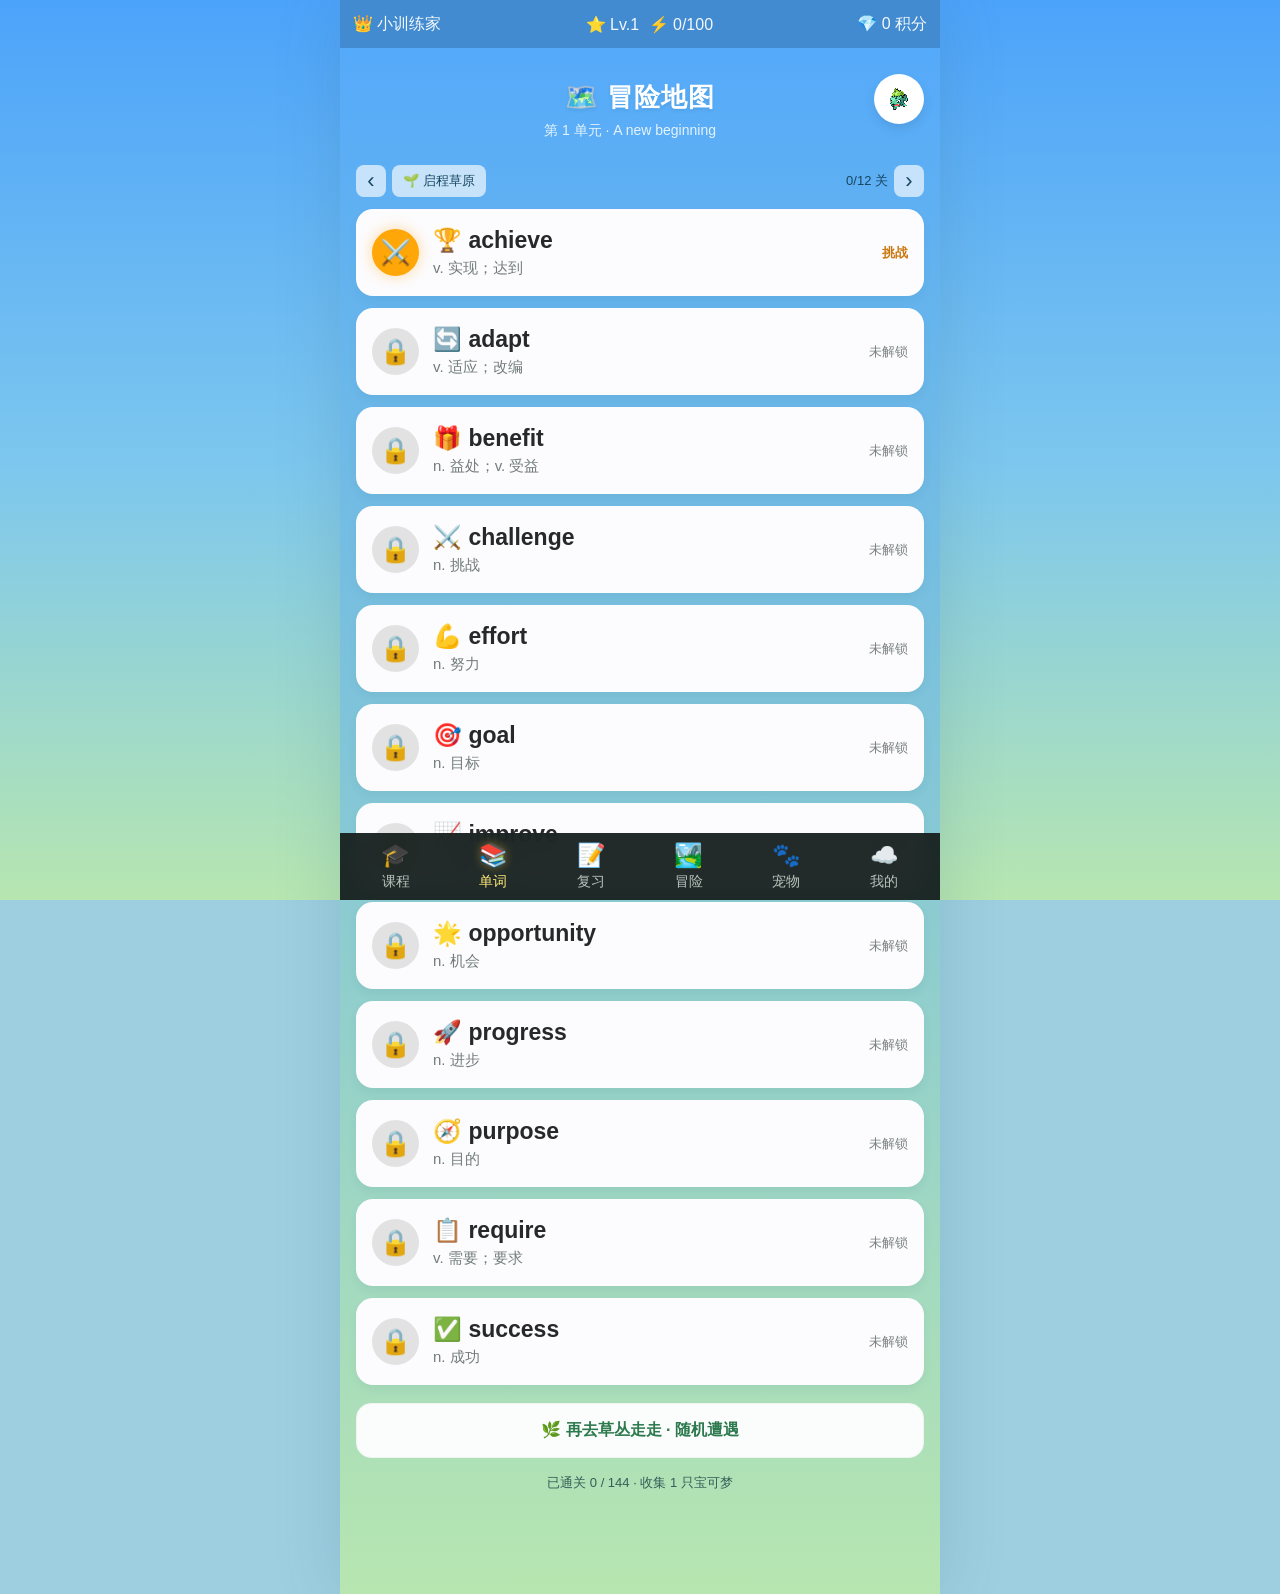
<file: index.html>
<!doctype html><html lang="zh-CN"><head>
<meta charset="utf-8"><meta name="viewport" content="width=device-width,initial-scale=1,viewport-fit=cover"><meta name="theme-color" content="#458ed2"><meta name="description" content="四级单词冒险：拼词闯关、随机遭遇、收集宝可梦。手机浏览器即可使用。"><title>单词冒险 · 四级训练家</title>
<link rel="icon" type="image/svg+xml" href="data:image/svg+xml,%3Csvg xmlns='http://www.w3.org/2000/svg' viewBox='0 0 32 32'%3E%3Ccircle cx='16' cy='16' r='14' fill='%23fff' stroke='%23333' stroke-width='2'/%3E%3Cpath d='M2 16a14 14 0 0 1 28 0z' fill='%23ef6666'/%3E%3Cpath d='M2 16h28' stroke='%23333' stroke-width='3'/%3E%3Ccircle cx='16' cy='16' r='4' fill='white' stroke='%23333' stroke-width='2'/%3E%3C/svg%3E"><link rel="stylesheet" href="style.css"><script defer src="data.js"></script><script defer src="moves.js"></script><script defer src="move-names.js"></script><script defer src="type-chart.js"></script><script defer src="app.js"></script></head>
<body><div class="app">
<header class="statusbar"><button id="profileLink" aria-label="个人档案">👑 <span id="nickname">小训练家</span></button><span>⭐ Lv.<b id="level">1</b> <span class="xp">⚡ <b id="xp">0</b>/100</span></span><button id="topShop" aria-label="打开商店">💎 <b id="gems">0</b><span class="points-label"> 积分</span></button></header>
<main id="main">
<section id="mapView" class="view"><div class="map-heading"><h1>🗺️ 冒险地图</h1><p id="chapterSubtitle"></p><button class="companion-bubble" id="companionLink" aria-label="查看我的伙伴"><img id="companionImage" src="assets/1-front.png" alt="妙蛙种子"></button></div><div class="map-controls"><button id="prevUnit" aria-label="上一单元">‹</button><button id="unitPicker">选择单元</button><span id="chapterProgress"></span><button id="nextUnit" aria-label="下一单元">›</button></div><div id="wordList" class="word-list"></div><button class="wild-button" id="wildStart">🌿 再去草丛走走 · 随机遭遇</button><p class="map-foot" id="totalProgress"></p></section>
<section id="coursesView" class="view" hidden><div class="page-heading"><h1>🎓 四级冒险课程</h1><p>12 个单元 · 144 个词汇关卡</p></div><div id="courseList" class="course-list"></div><p class="map-foot">当前收录精选词汇，非完整四级词库。</p></section>
<section id="reviewView" class="view" hidden><div class="page-heading"><h1>📝 复习营地</h1><p>把上次卡住的词，变成下一次的得分。</p></div><div id="reviewList"></div></section>
<section id="gameView" class="view" hidden><div class="game-top"><button id="backMap">‹ 返回地图</button><span id="battleProgress"></span><button id="voiceButton" aria-label="播放当前单词发音">🔊</button></div>
<section class="spelling-panel"><p class="question-caption" id="questionCaption">根据中文拼出英文</p><h1 id="meaning"></h1><div id="answerArea"></div><div id="answerOptions"></div><div class="answer-tools"><button id="undoAnswer">⌫ 撤销</button><button id="hintAnswer">💡 提示</button><button id="checkAnswer">确认答案</button></div><p class="feedback" id="feedback" role="status">点击字母拼词，完成后自动判定。</p><p class="reward-rule">答对 +5 积分 · +5 经验 · 连续答对 5 次可释放进阶技能</p><div id="movePanel" class="move-panel" hidden><div class="move-panel-head"><strong>选择一招发动攻击</strong><span id="chargeLabel">连对 0 / 5</span></div><div id="moveList" class="move-list"></div><p class="move-hint" id="moveHint">每道正确答案只能选择一招。</p></div><div class="shortcut-row"><button data-action="shop">宝可梦<br>商店</button><button data-action="pets">我的<br>伙伴</button><button data-action="bag">精灵球<br>背包</button><button id="randomEncounter">随机<br>遭遇</button><button data-action="daily">🎁 每日<br>奖励</button></div></section>
<section class="console" aria-label="掌机战斗"><div class="console-top"><span>WORD ADVENTURE</span><button id="battleMenu" aria-label="打开战斗菜单">☰</button></div><div class="battle-stage" id="battleStage"><div class="hp-box enemy-status"><div><b id="enemyName"></b><span id="enemyLevel"></span></div><div class="health"><strong>HP</strong><progress id="enemyHp" max="100" value="100" aria-label="敌方生命值"></progress></div></div><img id="enemySprite" class="enemy-sprite pixel" src="assets/265-front.png" alt="刺尾虫"><img id="playerSprite" class="player-sprite pixel" src="assets/1-back.png" alt="妙蛙种子背面"><div class="hp-box player-status"><div><b id="playerName">妙蛙种子</b><span id="playerLevel">Lv.1</span></div><div class="health"><strong>HP</strong><progress id="playerHp" max="100" value="100" aria-label="己方生命值"></progress></div></div></div><div class="battle-dialog" id="battleMessage" aria-live="polite">野生的刺尾虫出现了！</div><div class="battle-actions"><button id="catchButton">◉ 捕捉</button><button id="nextQuestion">继续 ▶</button></div><div class="handheld"><div class="shoulders"><button data-pad="hint">L</button><button data-pad="voice">R</button></div><div class="pad"><button class="pad-up" data-pad="up" aria-label="上">▲</button><button class="pad-left" data-pad="left" aria-label="左">◀</button><button class="pad-right" data-pad="right" aria-label="右">▶</button><button class="pad-down" data-pad="down" aria-label="下">▼</button></div><div class="ab-buttons"><button data-pad="a">A</button><button data-pad="b">B</button></div><div class="console-small"><button data-pad="select">SELECT</button><button data-pad="start">START</button></div></div><p class="console-help">方向键选字 · A 确认 · B 撤销 · L 提示 · R 发音</p></section></section>
<section id="petsView" class="view" hidden><div class="page-heading"><h1>📖 宝可梦图鉴</h1><p id="collectionCount"></p></div><div class="dex-tabs" role="tablist" aria-label="图鉴筛选"><button data-dex="all" aria-selected="true">全部</button><button data-dex="owned" aria-selected="false">已拥有</button><button data-dex="locked" aria-selected="false">未解锁</button></div><div id="petList" class="pet-grid"></div></section>
<section id="profileView" class="view" hidden><div class="page-heading"><h1>☁️ 我的档案</h1><p>每一点进步，都有迹可循。</p></div><div class="paper"><label for="nameInput">训练家昵称</label><input id="nameInput" maxlength="12" autocomplete="nickname"><button id="saveName" class="green">保存昵称</button><div id="profileStats" class="profile-stats"></div><button id="exportSave">导出存档</button><label class="import-label">导入存档<input id="importSave" type="file" accept="application/json,.json"></label><p class="muted">免登录使用。进度保存在当前浏览器；换手机时可导出、导入存档。不支持云同步或联机对战。</p><button id="creditsButton">素材来源与说明</button></div></section>
</main><nav class="bottom-nav" aria-label="主导航"><button data-view="courses"><span>🎓</span>课程</button><button data-view="map" class="active"><span>📚</span>单词</button><button data-view="review"><span>📝</span>复习</button><button data-view="game"><span>🏞️</span>冒险</button><button data-view="pets"><span>🐾</span>宠物</button><button data-view="profile"><span>☁️</span>我的</button></nav></div>
<dialog id="shopDialog" class="shop-dialog"><div class="dialog-head"><h2>宝可梦商店 · 💎 <span id="shopBalance">0</span></h2><button data-close aria-label="关闭商店">×</button></div><div class="shop-body"><div class="shop-tabs" role="tablist" aria-label="商店分类"><button role="tab" aria-selected="true" data-category="legend">神兽</button><button role="tab" aria-selected="false" data-category="rare">稀有</button><button role="tab" aria-selected="false" data-category="normal">普通</button><button role="tab" aria-selected="false" data-category="balls">精灵球</button></div><div id="shopGrid" class="shop-grid"></div><p class="shop-note">积分仅通过学习获得，不涉及现金充值。</p></div></dialog>
<dialog id="infoDialog"><div class="dialog-head"><h2 id="infoTitle"></h2><button data-close aria-label="关闭">×</button></div><div id="infoContent" class="info-content"></div></dialog><div id="toast" class="toast" role="status" hidden></div></body></html>
</file>
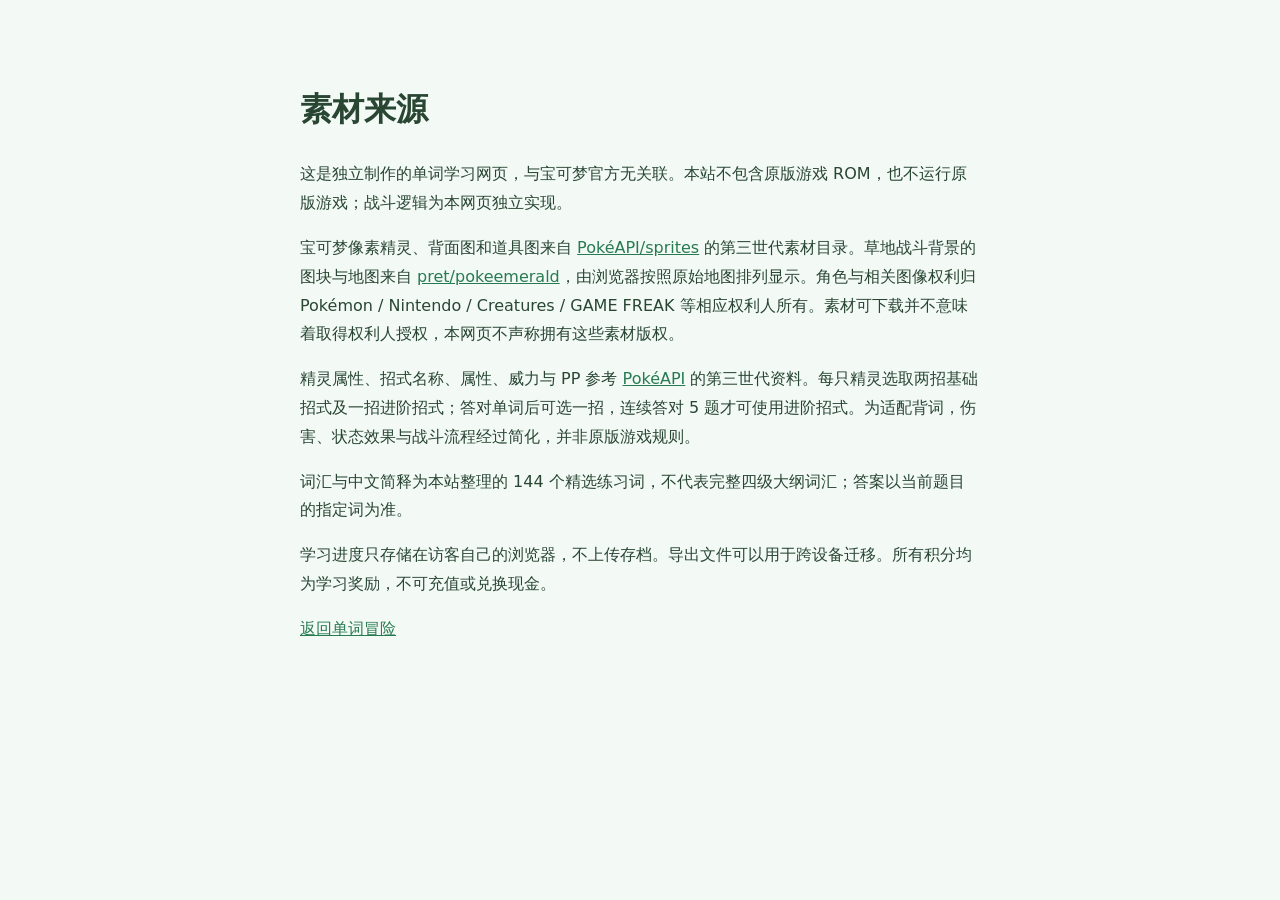
<file: credits.html>
<!doctype html>
<html lang="zh-CN">
<head>
<meta charset="utf-8">
<meta name="viewport" content="width=device-width,initial-scale=1">
<title>素材来源 · 单词冒险</title>
<style>body{font:16px/1.8 system-ui,sans-serif;max-width:680px;margin:40px auto;padding:20px;color:#294633;background:#f3faf6}a{color:#287b51}</style>
</head>
<body>
<h1>素材来源</h1>
<p>这是独立制作的单词学习网页，与宝可梦官方无关联。本站不包含原版游戏 ROM，也不运行原版游戏；战斗逻辑为本网页独立实现。</p>
<p>宝可梦像素精灵、背面图和道具图来自 <a href="https://github.com/PokeAPI/sprites">PokéAPI/sprites</a> 的第三世代素材目录。草地战斗背景的图块与地图来自 <a href="https://github.com/pret/pokeemerald/tree/master/graphics/battle_environment/tall_grass">pret/pokeemerald</a>，由浏览器按照原始地图排列显示。角色与相关图像权利归 Pokémon / Nintendo / Creatures / GAME FREAK 等相应权利人所有。素材可下载并不意味着取得权利人授权，本网页不声称拥有这些素材版权。</p>
<p>精灵属性、招式名称、属性、威力与 PP 参考 <a href="https://pokeapi.co/docs/v2">PokéAPI</a> 的第三世代资料。每只精灵选取两招基础招式及一招进阶招式；答对单词后可选一招，连续答对 5 题才可使用进阶招式。为适配背词，伤害、状态效果与战斗流程经过简化，并非原版游戏规则。</p>
<p>词汇与中文简释为本站整理的 144 个精选练习词，不代表完整四级大纲词汇；答案以当前题目的指定词为准。</p>
<p>学习进度只存储在访客自己的浏览器，不上传存档。导出文件可以用于跨设备迁移。所有积分均为学习奖励，不可充值或兑换现金。</p>
<p><a href="/">返回单词冒险</a></p>
</body>
</html>
</file>
<file: style.css>
:root{font-family:-apple-system,BlinkMacSystemFont,"Segoe UI","Microsoft YaHei",sans-serif;color:#293731;font-size:16px;background:#b4dccf;--green:#2d794e;--muted:#64776f}*{box-sizing:border-box}body{margin:0;background:linear-gradient(180deg,#4ca3fa 0,#7dc7ee 52%,#b7e6b0 100%);background-attachment:fixed;min-height:100dvh}button,input{font:inherit}button{cursor:pointer;color:inherit;border:0;touch-action:manipulation}button:disabled{cursor:default}button:focus-visible,a:focus-visible{outline:3px solid #f0ac20;outline-offset:3px}button:active:not(:disabled){transform:translateY(1px)}[hidden]{display:none!important}img{max-width:100%}.pixel,.pet-grid img,.shop-grid img,.companion-bubble img{image-rendering:pixelated}.app{max-width:600px;margin:auto;min-height:100dvh;padding-bottom:calc(86px + env(safe-area-inset-bottom))}.statusbar{min-height:48px;padding:9px 13px;display:flex;justify-content:space-between;align-items:center;gap:6px;background:#428bd0;color:#f2f8fc;font-size:14px;position:sticky;top:0;z-index:5}.statusbar button{padding:4px 0;color:inherit;background:none;max-width:32%;white-space:nowrap;overflow:hidden;text-overflow:ellipsis}.statusbar b{font-weight:500}.statusbar .xp{margin-left:5px}main{padding:0 16px}.map-heading{position:relative;text-align:center;color:white;padding:29px 0 18px}.map-heading h1{margin:0 0 7px;font-size:26px;letter-spacing:1px;text-shadow:0 2px 3px #2874a130}.map-heading p{margin:0;color:#e4f3ff;font-size:14px}.companion-bubble{position:absolute;right:0;top:26px;width:50px;height:50px;border-radius:50%;background:white;box-shadow:0 5px 10px #33689933}.companion-bubble img{width:48px;height:48px;object-fit:contain}.map-controls{display:flex;align-items:center;gap:6px;margin:0 0 12px;font-size:13px;color:#17465e}.map-controls button{background:#ffffffa6;border-radius:8px;min-height:32px;padding:5px 11px}.map-controls button:first-child,.map-controls button:last-child{font-size:22px;width:30px;padding:0}.map-controls span{margin-left:auto}.word-list{display:grid;gap:12px}.word-card{width:100%;min-height:78px;display:flex;align-items:center;gap:14px;padding:12px 16px;border-radius:17px;background:#fcfcff;box-shadow:0 5px 9px #31697415;text-align:left}.word-card .circle{width:47px;height:47px;flex-shrink:0;border-radius:50%;background:#e2e2e2;display:grid;place-items:center;font-size:25px}.word-card.current .circle{background:#ffa609;box-shadow:0 0 16px #ffc96ca6}.word-card.done .circle{background:#daeddf}.word-text{flex:1;min-width:0}.word-text strong{font-size:20px;color:#26282a;display:block;line-height:1.2;overflow-wrap:anywhere}.word-text small{font-size:15px;color:#737d78;display:block;margin-top:4px}.word-status{font-size:13px;color:#7a817d;white-space:nowrap}.word-card.current .word-status{color:#ca7912;font-weight:bold}.word-card.done .word-status{color:#368058}.word-card.locked .word-text{opacity:.75}.wild-button{padding:16px 10px;width:100%;background:#fffffff0;border:1px solid #eff5f0;color:var(--green);border-radius:15px;margin:18px 0 0;font-weight:700}.map-foot{text-align:center;font-size:13px;color:#345e59;line-height:1.7;margin:14px 0}.page-heading{padding:26px 0 20px;text-align:center;color:white}.page-heading h1{font-size:25px;margin:0 0 8px}.page-heading p{font-size:14px;margin:0}.bottom-nav{position:fixed;bottom:0;left:50%;transform:translateX(-50%);width:min(100%,600px);padding:9px 7px calc(9px + env(safe-area-inset-bottom));display:grid;grid-template-columns:repeat(6,1fr);background:#17201ef2;z-index:8;backdrop-filter:blur(12px)}.bottom-nav button{display:flex;flex-direction:column;gap:3px;align-items:center;justify-content:center;color:#b8c3bd;background:none;font-size:14px;min-height:46px;padding:0}.bottom-nav button span{font-size:23px;line-height:1.2}.bottom-nav button.active{color:#ffe979}.bottom-nav button.active span{filter:drop-shadow(0 0 5px #ffc93666)}dialog{width:min(calc(100% - 18px),564px);max-height:calc(100dvh - 36px);padding:0;background:#f9fcfa;color:#28372f;border:1px solid #d5e0db;border-radius:13px;box-shadow:0 20px 60px #10271c55}dialog::backdrop{background:#15241fba}body:has(dialog[open]){overflow:hidden}.dialog-head{display:flex;align-items:center;justify-content:space-between;padding:18px 16px;border-bottom:1px solid #e0e5e1;position:sticky;top:0;background:#f9fcfa;z-index:1;gap:6px}.dialog-head h2{margin:0;font-size:20px;line-height:1.3}.dialog-head button{font-size:30px;line-height:1;background:none;color:#496456;min-width:34px;min-height:34px}.shop-body{padding:13px 10px}.shop-tabs{display:grid;grid-template-columns:repeat(4,1fr);padding:3px;border:1px solid #c0cdc3;border-radius:9px;background:#e7ede8;margin:0 6px 13px}.shop-tabs button{padding:10px 2px;border-radius:7px;background:none;color:#476956;font-weight:700;font-size:15px}.shop-tabs button[aria-selected=true]{background:white;box-shadow:0 2px 5px #213e1922;color:#2b6948}.shop-grid{display:grid;grid-template-columns:repeat(2,minmax(0,1fr));gap:9px}.shop-card{display:grid;grid-template-columns:60px minmax(0,1fr);gap:4px;padding:8px 6px;background:white;border:1px solid #ccd7cf;border-radius:9px;min-height:77px;align-items:center}.shop-card img{width:64px;height:64px;object-fit:contain}.shop-card h3{font-size:16px;margin:0 0 5px;white-space:nowrap}.shop-card button{width:100%;padding:8px 3px;border-radius:6px;background:var(--green);color:white;font-size:14px;font-weight:700;min-height:34px}.shop-card button:disabled{background:#e2ebe5;color:#486956}.shop-note{font-size:12px;color:#6a7a6e;text-align:center;margin:13px 0 2px}.info-content{padding:18px;line-height:1.65}.info-content p{margin-top:0}.info-content button{padding:12px 16px;background:var(--green);color:white;border-radius:8px;margin:4px}.green{background:var(--green)!important;color:white!important;border-radius:8px;padding:12px!important}.course-list{display:grid;gap:12px}.course-card{background:#ffffffed;border-radius:15px;padding:16px;display:flex;align-items:center;text-align:left;gap:12px;width:100%}.course-icon{font-size:32px}.course-card div{flex:1}.course-card strong{font-size:18px}.course-card p{margin:5px 0;font-size:14px;color:#6c8277}.course-card small{font-size:13px;color:#4b825f}.paper{background:#fffffff0;padding:19px;border-radius:17px;margin:0 0 14px}.paper label{display:block;margin-bottom:9px}.paper input:not([type=file]){display:block;width:100%;padding:12px;border:1px solid #c6d9cd;border-radius:8px;margin-bottom:12px}.paper button{padding:11px 13px;background:#e5f0e8;margin:4px 3px 4px 0;border-radius:8px;font-size:15px}.muted{color:var(--muted);font-size:14px;line-height:1.7;margin:13px 0}.profile-stats{display:grid;grid-template-columns:repeat(3,1fr);gap:7px;margin:22px 0}.profile-stats span{text-align:center;color:#748078;font-size:13px}.profile-stats b{display:block;color:#2d6848;font-size:24px;margin-bottom:6px}.import-label{display:inline-block!important;background:#e5f0e8;padding:11px 13px;border-radius:8px;cursor:pointer;margin:0!important;font-size:15px}.import-label input{position:absolute;width:1px;height:1px;opacity:0}.pet-grid{display:grid;grid-template-columns:repeat(3,1fr);gap:10px}.pet-card{display:flex;flex-direction:column;align-items:center;gap:5px;background:#fffffff2;border-radius:12px;padding:10px 5px;border:2px solid transparent}.pet-card.selected{border-color:#ffbc45}.pet-card img{height:80px;width:80px}.pet-card strong{font-size:15px}.pet-card small{font-size:12px;color:#638572}.empty{text-align:center;line-height:1.8;padding:28px 18px;background:#ffffffed;border-radius:16px}.empty span{display:block;font-size:38px}.empty button{margin-top:10px}.game-top{display:flex;justify-content:space-between;align-items:center;padding:13px 0;font-size:14px;color:#164869}.game-top button{background:#ffffffc4;border-radius:8px;padding:8px 10px}.spelling-panel{background:#ecf8ffed;border-radius:15px;padding:18px 14px;box-shadow:0 3px 8px #44888e24}.question-caption{margin:0;color:#517b8c;text-align:center;font-size:14px}.spelling-panel h1{font-size:23px;text-align:center;margin:9px 0 15px}.answer-slots{display:flex;flex-wrap:wrap;justify-content:center;gap:5px;background:#fcfbff;padding:12px 6px;border-radius:14px;min-height:65px}.slot{border:2px dashed #77b7d5;border-radius:7px;width:30px;height:39px;display:grid;place-items:center;color:#217793;font-weight:bold;font-size:21px}.slot.filled{border-style:solid;background:#f0faff}.keyboard{display:flex;justify-content:center;flex-wrap:wrap;gap:8px;margin:18px 0 9px}.letter{width:39px;height:44px;border-radius:10px;background:white;color:#e39318;font-size:21px;font-weight:bold;box-shadow:0 3px 8px #34577326}.letter.used{visibility:hidden}.letter.pad-selected{outline:3px solid #f5b637;outline-offset:2px}.answer-tools{display:flex;gap:5px;justify-content:center;margin:12px 0 0}.answer-tools button{padding:8px 9px;border-radius:7px;color:#316b65;background:#dbeef3;font-size:13px;min-height:34px}.feedback{font-size:14px;line-height:1.5;text-align:center;min-height:21px;color:#366355;margin:12px 0 7px}.feedback.error{color:#b43932}.feedback.success{color:#247a48;font-weight:700}.reward-rule{font-size:13px;font-weight:700;margin:12px 0 14px;color:#394940;text-align:center}.shortcut-row{border-top:1px solid #cddee3;padding-top:13px;display:grid;grid-template-columns:repeat(5,1fr);gap:6px}.shortcut-row button{background:#fcffff;border:1px solid #5e956f;color:#2c6646;border-radius:7px;min-height:59px;font-size:13px;font-weight:bold;line-height:1.45;padding:4px 1px}.choice-options{display:grid;grid-template-columns:1fr 1fr;gap:8px;margin-top:14px}.choice-options button{background:white;color:#31664b;border:1px solid #aacdb7;border-radius:9px;padding:13px 6px;font-size:16px;min-height:45px}.recall-input{width:100%;padding:13px;border:2px solid #8ec4dc;background:white;border-radius:10px;font-size:20px;text-align:center;color:#24637a;letter-spacing:2px}.console{margin-top:13px;overflow:hidden;border-radius:10px;background:#101913;border:1px solid #657568;box-shadow:0 5px 15px #37594c33}.console-top{display:flex;align-items:center;justify-content:space-between;height:52px;padding:10px 14px;color:#7d8c80;font-size:11px;letter-spacing:2px}.console-top button{font-size:28px;color:#8d9d91;background:none;line-height:1}.battle-stage{position:relative;aspect-ratio:1.78;background:linear-gradient(#6be0d5 0 40%,#adeb82 40% 65%,#48b961 65%);overflow:hidden;image-rendering:pixelated;background-size:100% 100%;background-position:center}.enemy-sprite{position:absolute;right:8%;top:17%;height:64%;width:37%;object-fit:contain;filter:drop-shadow(0 3px 0 #3b633731)}.player-sprite{position:absolute;left:3%;bottom:-9%;height:67%;width:42%;object-fit:contain}.hp-box{position:absolute;width:44%;padding:7px 8px 5px;background:#f0f0d3;border:3px solid #3d493c;border-radius:6px 0 6px 0;box-shadow:3px 3px 0 #28382dc9;z-index:1;color:#36412e;font-family:monospace;font-size:12px}.hp-box>div:first-child{display:flex;justify-content:space-between;gap:3px;white-space:nowrap}.enemy-status{left:4%;top:9%}.player-status{right:3%;bottom:7%}.health{display:flex;align-items:center;gap:3px;margin-top:5px}.health strong{font-size:10px;color:#b07b14}progress{appearance:none;-webkit-appearance:none;display:block;width:100%;height:7px;border:1px solid #596452;background:#d2d7c2;border-radius:2px;overflow:hidden}progress::-webkit-progress-bar{background:#d2d7c2}progress::-webkit-progress-value{background:#52c56c;transition:width .25s}progress::-moz-progress-bar{background:#52c56c}.battle-dialog{border:5px solid #94e4ac;outline:3px solid #41563d;outline-offset:-1px;border-radius:7px;padding:14px 12px;min-height:66px;color:#fff;background:#4a9a7d;font-family:monospace;font-size:17px;line-height:1.6;text-shadow:1px 2px #386954}.battle-actions{display:flex;gap:12px;padding:14px 13px 0}.battle-actions button{flex:1;min-height:40px;color:#d9e6dc;background:#25362b;border:1px solid #627c65;border-radius:6px;font-size:15px}.battle-actions button:disabled{opacity:.45}.handheld{position:relative;height:198px;max-width:440px;margin:auto}.shoulders{display:flex;justify-content:space-evenly;padding:13px 56px 0}.shoulders button{width:57px;height:26px;border-radius:5px;background:#26322b;border:1px solid #6b7a6f;color:white;font-weight:bold;box-shadow:0 2px 0 #080e0a}.pad{position:absolute;width:139px;height:137px;left:14px;top:44px}.pad button{position:absolute;width:46px;height:46px;border-radius:50%;color:#eee;background:#25302a;border:1px solid #667369;font-size:19px;box-shadow:0 3px 0 #060c08}.pad-up{left:47px;top:0}.pad-left{left:0;top:45px}.pad-right{right:0;top:45px}.pad-down{left:47px;bottom:0}.ab-buttons{position:absolute;right:19px;top:73px;width:126px;height:97px}.ab-buttons button{position:absolute;width:55px;height:55px;border-radius:50%;background:#833447;color:white;border:1px solid #be7a88;font-weight:bold;font-size:22px;box-shadow:0 4px 0 #461c29}.ab-buttons button:first-child{right:0;top:0}.ab-buttons button:last-child{left:0;bottom:0}.console-small{display:flex;gap:7px;position:absolute;bottom:8px;left:50%;transform:translateX(-50%)}.console-small button{padding:5px 7px;color:#e1e6e1;background:#29342d;border:1px solid #5e6f63;border-radius:3px;font-size:11px}.console-help{color:#9cb5a5;text-align:center;font-size:12px;margin:0;padding:5px 7px 13px}.toast{position:fixed;bottom:calc(88px + env(safe-area-inset-bottom));left:50%;transform:translateX(-50%);width:max-content;max-width:92vw;padding:12px 17px;border-radius:10px;color:white;background:#254a39ed;z-index:50;text-align:center;font-size:14px;box-shadow:0 4px 15px #28453033}.bag-item{display:flex;align-items:center;gap:12px;padding:9px 0;border-bottom:1px solid #deeadf}.bag-item img{width:42px;height:42px;image-rendering:pixelated}.bag-item span{flex:1}.bag-item button{font-size:14px;min-width:78px}.review-card{display:flex;align-items:center;background:white;border-radius:13px;padding:15px;margin-bottom:10px;gap:12px}.review-card div{flex:1}.review-card strong{font-size:19px}.review-card p{margin:4px 0;font-size:14px;color:#7d837f}.review-card button{padding:10px;background:#e1f1e6;border-radius:8px;color:#2d794e}.shake{animation:shake .35s}.hit{animation:hit .45s}.caught{animation:caught .6s forwards}@keyframes shake{25%{transform:translateX(-5px)}75%{transform:translateX(5px)}}@keyframes hit{25%,75%{opacity:.15}50%{transform:translateX(8px)}}@keyframes caught{to{transform:scale(.05);opacity:0}}@media(min-width:700px){body{background-color:#9dcfe0}.app{box-shadow:0 0 60px #35658130;background:linear-gradient(#52a8fc,#b7e6b0);min-height:100dvh}.map-heading{padding:32px 0 25px}.word-card{min-height:87px}.word-text strong{font-size:23px}.shop-card{grid-template-columns:83px 1fr;min-height:87px}.shop-card img{width:80px;height:80px}.shop-card h3{font-size:19px}.shop-card button{font-size:16px}.statusbar{font-size:16px}.battle-dialog{font-size:21px}.hp-box{font-size:15px}}@media(max-width:370px){main{padding:0 11px}.statusbar{font-size:12px;padding:9px 9px}.points-label{display:none}.word-card{gap:9px;padding:12px}.word-status{font-size:12px}.word-text strong{font-size:19px}.companion-bubble{width:43px;height:43px}.companion-bubble img{width:42px;height:42px}.map-heading h1{font-size:24px}.map-heading p{font-size:12px}.shop-card{grid-template-columns:49px 1fr;padding:7px 4px}.shop-card img{width:49px;height:57px}.shop-card h3{font-size:14px}.shop-grid{gap:7px}.dialog-head h2{font-size:19px}.bottom-nav button{font-size:13px}.shortcut-row button{font-size:12px}.slot{width:27px;height:35px}.handheld{height:189px}.pad{transform:scale(.9);transform-origin:left center}.ab-buttons{right:10px}.hp-box{font-size:10px}}
.shop-card>div{min-width:0}.shop-card h3{white-space:normal;overflow-wrap:anywhere;line-height:1.25}.shop-card button{min-width:0}.info-content button:disabled{opacity:.5}.map-heading p{padding-right:24px;padding-left:4px}.word-card.locked .word-text{opacity:1}
@media(max-width:370px){.shop-card{grid-template-columns:43px minmax(0,1fr);gap:3px}.shop-card img{width:43px}.shop-card h3{font-size:14px;letter-spacing:-.3px}}
@media(prefers-reduced-motion:reduce){*,*::before,*::after{animation:none!important;transition:none!important;scroll-behavior:auto!important}}
.move-panel{margin:14px 0 16px;padding:13px;background:#f8fff9;border:2px solid #77ae86;border-radius:12px;box-shadow:0 3px 0 #407e55}
.move-panel-head{display:flex;justify-content:space-between;gap:8px;align-items:center;color:#225b39;font-size:15px;margin-bottom:10px}
.move-panel-head span{font-size:13px;white-space:nowrap;color:#9a6818;font-weight:700}
.move-list{display:grid;grid-template-columns:repeat(2,minmax(0,1fr));gap:8px}
.move-card{text-align:left;min-width:0;min-height:65px;padding:9px;background:#fff;border:1px solid #9ecab0;border-radius:9px;color:#244e36}
.move-card.advanced{grid-column:1/-1;background:#f7f2ff;border-color:#bea6df;color:#644097}
.move-card:disabled{background:#edf0ee;border-color:#d1dcd4;color:#8a9990;opacity:.8}
.move-card.advanced:disabled{background:#f3eff6;color:#94889b}
.move-name{display:block;font-weight:700;font-size:15px;overflow-wrap:anywhere}
.move-name small{float:right;font-size:11px;font-weight:500;color:#607e6c;background:#eaf5ed;border-radius:4px;padding:2px 5px;margin-left:4px}
.move-detail{display:block;font-size:12px;margin-top:5px;line-height:1.4}
.move-hint{font-size:12px;color:#698077;margin:9px 0 0;line-height:1.5}
.dex-tabs{display:flex;gap:7px;margin:0 0 13px}
.dex-tabs button{flex:1;min-width:0;background:#e8f3ed;color:#386e50;border-radius:8px;padding:10px 3px;font-size:14px;font-weight:700}
.dex-tabs button[aria-selected=true]{background:#fff4bf;color:#745310}
.pet-card{min-width:0;text-align:center}
.pet-card strong{overflow-wrap:anywhere}
.pet-card small{line-height:1.35;overflow-wrap:anywhere}
.pet-card.dex-locked{background:#f8fbf9e8;border-color:#d9e3db}
.pet-card.dex-locked img{filter:grayscale(1) brightness(.55);opacity:.75}
.pet-card.dex-locked strong{color:#64736b}
.dex-no{font-family:monospace;color:#638271;font-size:11px;align-self:flex-start;margin-left:3px}
.dex-detail{display:grid;grid-template-columns:96px minmax(0,1fr);gap:10px;align-items:start}
.dex-detail img{width:96px;height:96px;object-fit:contain;image-rendering:pixelated}
.dex-detail p{font-size:14px;margin:0 0 8px;overflow-wrap:anywhere}
.shop-locked img{filter:grayscale(1);opacity:.55}
@media(max-width:420px){.pet-grid{grid-template-columns:repeat(2,minmax(0,1fr))}.pet-card img{height:72px;width:72px}}
</file>
